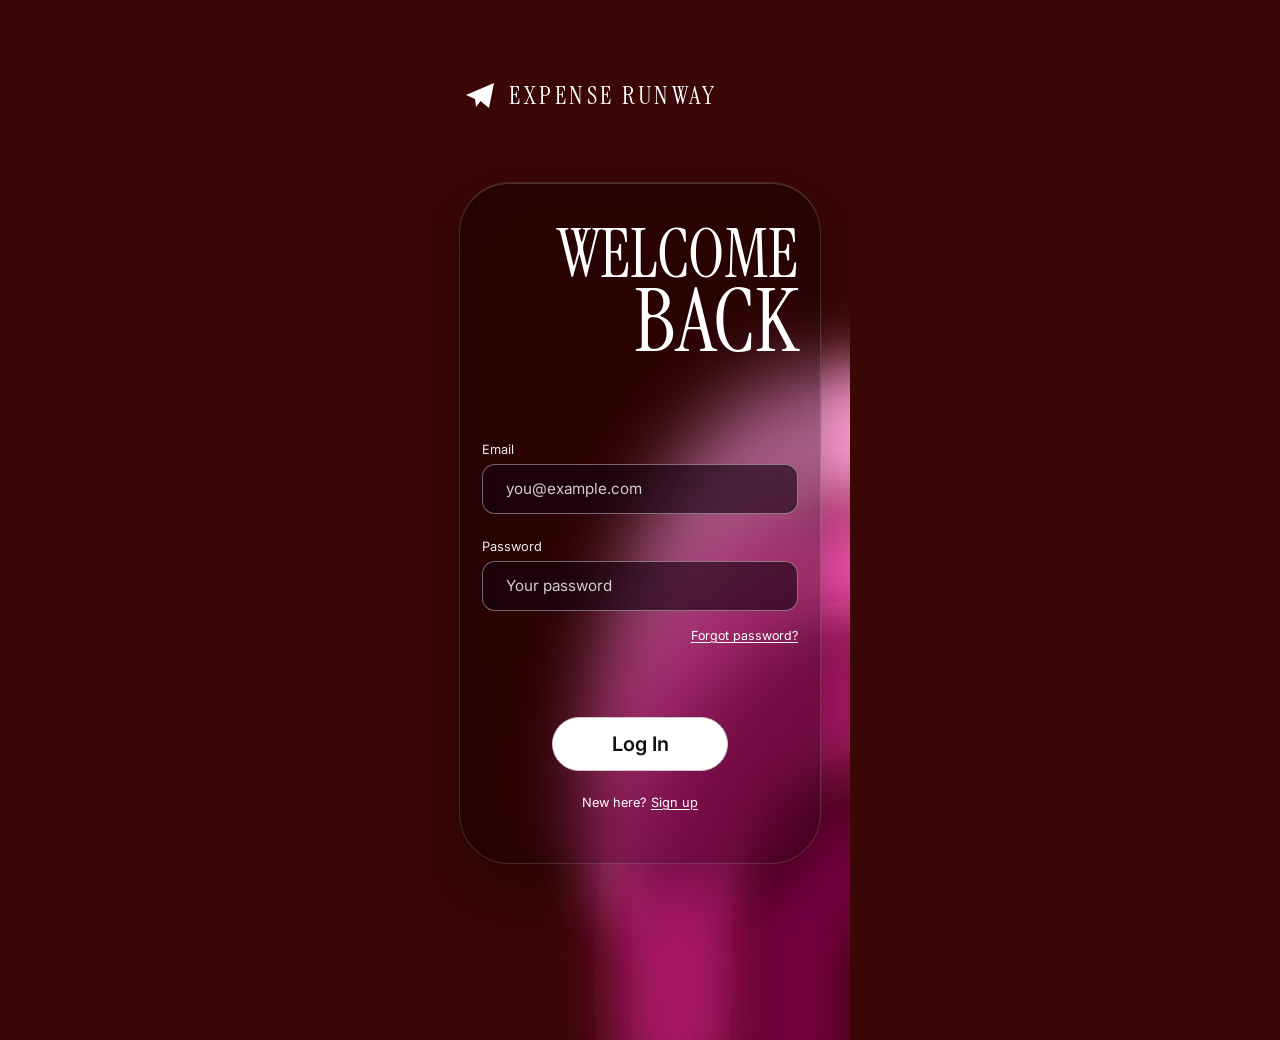
<file: src/main/resources/static/index.html>
<!DOCTYPE html>
<html lang="en">
<head>
    <meta charset="utf-8">
    <title>Expense Runway</title>
    <!-- login, or home if already logged in -->
    <meta http-equiv="refresh" content="0; url=auth.html">
    <script>location.replace('auth.html');</script>
</head>
<body></body>
</html>
</file>
<file: src/main/resources/static/css/auth.css>
/* =========================================================
   Expense Runway: login, signup and password reset
   Used by auth.html (and home.html for now)
   ========================================================= */

/* ---------- 1. Design tokens ---------- */
:root {
  --bg: #3a0606;
  --pink-light: #fc9ad0;
  --pink: #ee50a7;
  --magenta: #a61464;
  --wine: #750040;

  --font-display: "Instrument Serif", serif;
  --font-ui: "Inter", system-ui, sans-serif;

  --frame: 420px; /* widest the phone layout gets on big screens */
}

/* ---------- 2. Reset and page ---------- */
*, *::before, *::after { box-sizing: border-box; }

html {
  background: var(--bg);
  color-scheme: dark;
  -webkit-text-size-adjust: 100%;
}

body {
  margin: 0;
  font-family: var(--font-ui);
  color: #fff;
  background: var(--bg);
  -webkit-font-smoothing: antialiased;
}

/* ---------- 3. The screen ----------
   container-type lets children size things in cqw
   (1cqw = 1% of the screen width), so the heading and
   spacing scale with the phone instead of using fixed px. */
.screen {
  position: relative;
  max-width: var(--frame);
  margin-inline: auto;
  min-height: 100vh;
  min-height: 100dvh;
  overflow: hidden;
  container-type: inline-size;
  display: flex;
  flex-direction: column;
  padding-top: max(5rem, calc(env(safe-area-inset-top) + 2.5rem));
  padding-bottom: max(2.5rem, env(safe-area-inset-bottom));
}

/* ---------- 4. Background blobs ----------
   Four blurred shapes. Each page only changes the custom
   properties (x, y, w, h, r), never the markup, so the
   browser can animate one blob from its login position to
   its signup position. */
.bg {
  position: absolute;
  inset: 0;
  z-index: 0;
  pointer-events: none;
}
.bg { width: 100%; height: 100%; }   /* .bg is an svg now */

.blob {
  fill: none;
  stroke-linecap: round;
  stroke-linejoin: round;
}
.blob--a { stroke: var(--pink-light); }
.blob--b { stroke: var(--pink); }
.blob--c { stroke: var(--magenta); }
.blob--d { stroke: var(--wine); }

/* ---------- 5. Brand row ---------- */
.brand {
  position: relative;
  z-index: 1;
  display: flex;
  align-items: center;
  gap: 3.2cqw;
  padding-inline: 8cqw;
  view-transition-name: brand; /* identical on both pages, so it stays put */
}

.brand__icon {
  width: 2rem;
  height: 2rem;
  flex: none;
  fill: #fff;
}

.brand__name {
  font-family: var(--font-display);
  font-size: 6cqw;
  letter-spacing: 0.14em;
  text-transform: uppercase;
  line-height: 1;
}

/* ---------- 6. Glass card ---------- */
.card {
  position: relative;
  z-index: 1;
  margin-inline: 6.8cqw;
  margin-top: var(--card-gap);
  padding: 2.6rem 5.4cqw var(--card-pad-bottom);
  border-radius: 12cqw;
  background: rgba(0, 0, 0, 0.35);                 /* low opacity black fill */
  -webkit-backdrop-filter: blur(28px) saturate(1.15);
  backdrop-filter: blur(28px) saturate(1.15);
  border: 1px solid rgba(255, 255, 255, 0.14);
  box-shadow:
    inset 0 1px 0 rgba(255, 255, 255, 0.18),       /* light catching the top edge */
    0 24px 60px rgba(0, 0, 0, 0.3);
}

/* Per page spacing, tuned to match the Figma frames */
.card--login  { --card-gap: 4.4rem; --card-pad-bottom: 3.3rem; --title-gap: 5.2rem; --field-gap: 1.7rem; --actions-gap: 2.9rem; }
.card--signup { --card-gap: 3rem;   --card-pad-bottom: 3.4rem; --title-gap: 3.8rem; --field-gap: 1rem;   --actions-gap: 4rem; }
.card--small  { --card-gap: 4.4rem; --card-pad-bottom: 3rem;   --title-gap: 3rem;   --field-gap: 1.4rem; --actions-gap: 2.2rem; }

/* ---------- 7. Heading ---------- */
.title {
  margin: 0;
  text-align: right;
  font-family: var(--font-display);
  font-weight: 400;
  text-transform: uppercase;
  line-height: 0.88;
}

.title span { display: block; }
.title span:first-child { font-size: 16cqw; }   /* WELCOME / START YOUR */
.title span:last-child  { font-size: 20.8cqw; } /* BACK / RUNWAY */
.title--long span:first-child { font-size: 13cqw; } /* long last word: both lines shrink */
.title--long span:last-child  { font-size: 17cqw; } /* PASSWORD / EXPIRED */

/* ---------- 8. Form ---------- */
.form {
  display: flex;
  flex-direction: column;
  gap: var(--field-gap);
  margin-top: var(--title-gap);
}

.field {
  display: grid;
  gap: 0.45rem;
}

.field label {
  font-size: 0.8rem;
  line-height: 1;
  color: rgba(255, 255, 255, 0.92);
}

.field input {
  width: 100%;
  height: 3.1rem;
  padding: 0 1.45rem;
  font: 400 0.95rem/1 var(--font-ui);
  color: #fff;
  caret-color: var(--pink-light);
  background: rgba(22, 2, 16, 0.62);
  border: 1px solid rgba(255, 255, 255, 0.4);
  border-radius: 0.8rem;
  transition: border-color 0.2s, background-color 0.2s;
}

.field input::placeholder { color: rgba(255, 255, 255, 0.8); }

.field input:focus-visible {
  outline: 2px solid var(--pink-light);
  outline-offset: 2px;
  border-color: var(--pink-light);
  background: rgba(22, 2, 16, 0.78);
}

.field input[aria-invalid="true"] { border-color: #ffb3c7; }

.field__hint,
.field__error,
.form__error {
  margin: 0;
  font-size: 0.74rem;
  line-height: 1.35;
}
.field__hint { color: rgba(255, 255, 255, 0.7); }
.field__error,
.form__error { color: #ffc2d4; }
.field__error:empty,
.form__error:empty { display: none; }

/* password rules checklist */
.checklist {
  display: flex;
  flex-wrap: wrap;
  gap: 0.3rem 0.9rem;
  margin: 0.1rem 0 0;
  padding: 0;
  list-style: none;
  font-size: 0.74rem;
  color: rgba(255, 255, 255, 0.6);
}
.checklist li::before { content: "○ "; }
.checklist li.is-met { color: #fff; }
.checklist li.is-met::before { content: "✓ "; color: var(--pink-light); }

.card__text {
  margin: 0;
  font-size: 0.9rem;
  line-height: 1.5;
  color: rgba(255, 255, 255, 0.9);
}
.card__text--muted { font-size: 0.8rem; color: rgba(255, 255, 255, 0.65); }
.card__text strong { font-weight: 600; overflow-wrap: anywhere; }

/* Browsers paint autofilled inputs pale blue. Keep them on theme. */
.field input:-webkit-autofill {
  -webkit-text-fill-color: #fff;
  box-shadow: 0 0 0 100px #2b0a22 inset;
  transition: background-color 9999s ease-out;
}

.form__aside {
  margin: -0.6rem 0 0;          /* pulls it up under the password field */
  text-align: right;
  font-size: 0.78rem;
}

/* ---------- 9. Actions ---------- */
.actions {
  margin-top: var(--actions-gap);
  display: grid;
  justify-items: center;
  gap: 1.5rem;
}

.btn {
  min-width: 11rem;
  height: 3.4rem;
  padding: 0 2.4rem;
  font: 600 1.25rem/1 var(--font-ui);
  color: #111;
  background: #fff;
  border: 1.5px solid #cfc6cc;
  border-radius: 999px;
  cursor: pointer;
  transition: transform 0.15s ease, box-shadow 0.2s ease, background-color 0.2s;
}

.btn:hover  { box-shadow: 0 6px 22px rgba(252, 154, 208, 0.35); }
.btn:disabled { opacity: 0.7; cursor: progress; }

/* links styled as the button */
.card a.btn {
  display: inline-flex;
  align-items: center;
  justify-content: center;
  color: #111;
  text-decoration: none;
}
.card a.btn:hover { color: #111; }
.btn:active { transform: scale(0.97); }
.btn:focus-visible { outline: 2px solid var(--pink-light); outline-offset: 3px; }

.switch {
  margin: 0;
  font-size: 0.8rem;
  text-align: center;
}

.card a {
  color: #fff;
  text-underline-offset: 2px;
}

.card a:hover { color: var(--pink-light); }
.card a:focus-visible { outline: 2px solid var(--pink-light); outline-offset: 3px; border-radius: 2px; }

/* ---------- 10. Banner ("Session ended") ---------- */
.banner {
  position: relative;
  z-index: 1;
  margin: 1.4rem 6.8cqw 0;
  padding: 0.8rem 1.1rem;
  font-size: 0.85rem;
  text-align: center;
  background: rgba(0, 0, 0, 0.45);
  border: 1px solid var(--pink-light);
  border-radius: 0.8rem;
}
.banner[hidden] { display: none; }
.banner:not([hidden]) + .stage .card { --card-gap: 1.6rem; }

/* ---------- 11. Page transitions ----------
   All cards sit in the same grid cell. Only the active one is visible. */
.stage { position: relative; z-index: 1; display: grid; grid-template-columns: minmax(0, 1fr); } /* hidden cards must not widen the column */

.card {
  grid-area: 1 / 1;
  align-self: start;          /* each card keeps its own height */
  opacity: 0;
  visibility: hidden;         /* also removes it from Tab order and screen readers */
  transform: translateY(12px);
  transition: opacity 0.4s ease, transform 0.4s ease, visibility 0s 0.4s;
}

.card.is-active {
  opacity: 1;
  visibility: visible;
  transform: none;
  transition: opacity 0.5s ease 0.25s, transform 0.5s ease 0.25s, visibility 0s;
}

@media (prefers-reduced-motion: reduce) {
  .card, .btn, .field input { transition: none; }
}
</file>
